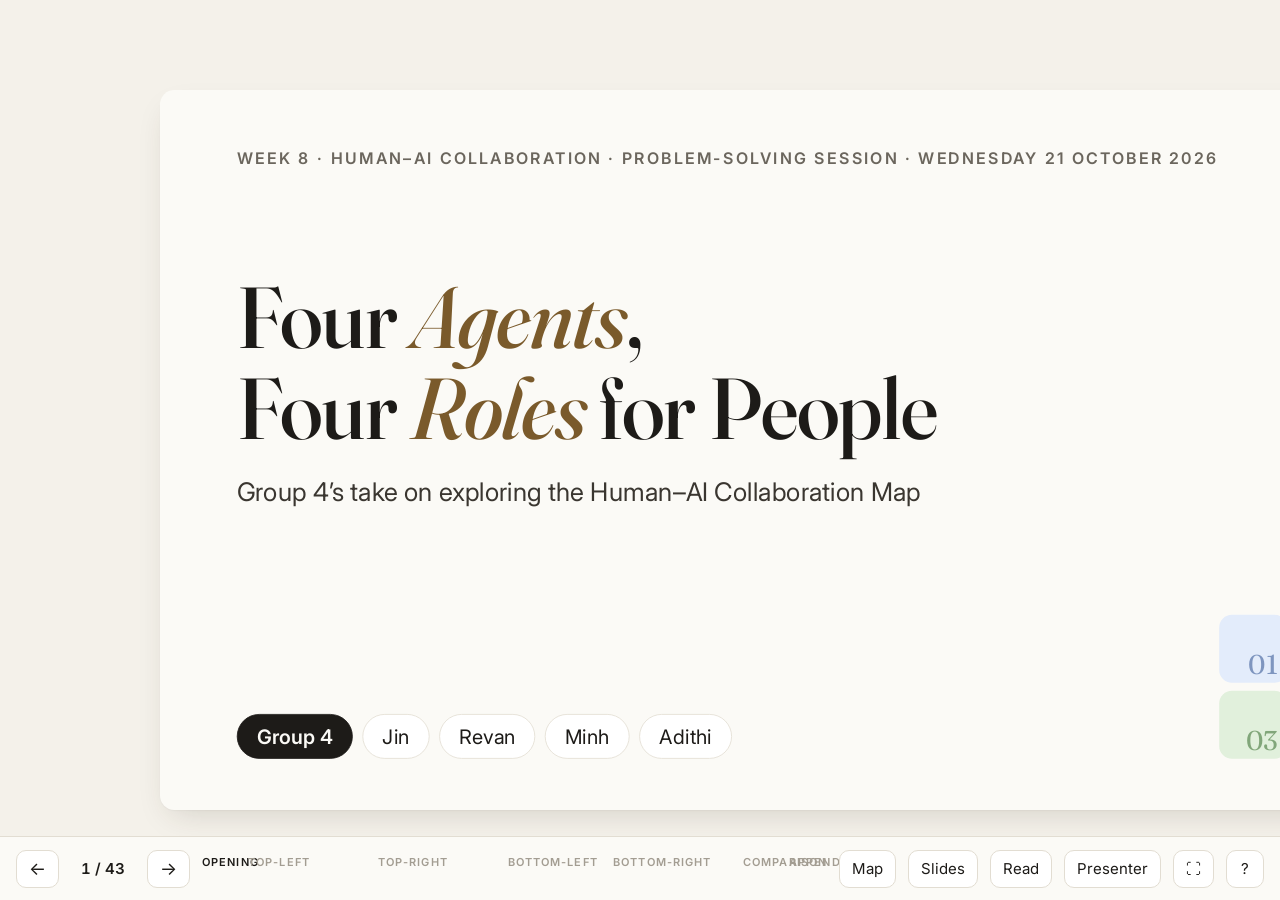
<file: index.html>
<!doctype html>
<html lang="en-GB">
<head>
  <meta charset="utf-8">
  <meta name="viewport" content="width=device-width, initial-scale=1">
  <title>Group 4 · Week 8 · Human–AI Collaboration</title>
  <meta name="description" content="Group 4’s Week 8 session: four Problem Set 5 agents, one per quadrant of the human–AI collaboration map.">
  <link rel="preconnect" href="https://fonts.googleapis.com">
  <link rel="preconnect" href="https://fonts.gstatic.com" crossorigin>
  <link rel="stylesheet" href="https://fonts.googleapis.com/css2?family=Fraunces:opsz,wght@9..144,500;9..144,600&family=Inter:wght@400;500;600;700&display=swap">
  <link rel="stylesheet" href="assets/css/deck.css">
</head>
<body>
  <noscript>
    <div style="background:#FAF6EC;color:#14213D;font:20px/1.5 Georgia,serif;padding:48px;max-width:900px">
      <h1>This deck needs JavaScript.</h1>
      <p>Use the PDF export as the static fallback (see README: “Static fallback”).</p>
    </div>
  </noscript>

  <main class="viewport" aria-label="Presentation">
    <div class="stage" id="stage"></div>
  </main>

  <nav class="chrome" aria-label="Slide controls">
    <button id="btn-prev" class="nav-btn" aria-label="Previous slide or step">←</button>
    <span class="count" id="count" aria-live="polite"></span>
    <button id="btn-next" class="nav-btn" aria-label="Next slide or step">→</button>
    <div class="segs" id="segs" aria-label="Jump to a segment"></div>
    <button id="btn-map" aria-label="Go to the map">Map</button>
    <button id="btn-overview" aria-label="All slides">Slides</button>
    <button id="btn-reading" aria-pressed="false" aria-label="Reading mode: all slides in one scrolling page">Read</button>
    <button id="btn-presenter" aria-label="Open presenter view">Presenter</button>
    <button id="btn-full" aria-label="Full screen">⛶</button>
    <button id="btn-help" aria-label="Keyboard shortcuts">?</button>
  </nav>

  <div class="overlay lightbox" id="lightbox" role="dialog" aria-modal="true" aria-label="Enlarged evidence" aria-hidden="true">
    <div class="lb-inner"></div>
    <div class="lb-bar"><span class="lb-cap"></span><button data-close>Close (Esc)</button></div>
  </div>

  <div class="overlay overview" id="overview" role="dialog" aria-modal="true" aria-label="All slides" aria-hidden="true">
    <div style="display:flex;justify-content:space-between;align-items:center"><h2>All slides</h2><button class="btn" data-close style="color:#fff;border-color:#fff">Close (Esc)</button></div>
    <div class="ov-grid"></div>
  </div>

  <div class="overlay help" id="help" role="dialog" aria-modal="true" aria-label="Keyboard shortcuts" aria-hidden="true">
    <div class="box">
      <h3>Keyboard</h3>
      <table>
        <tr><td><kbd>→</kbd> <kbd>Space</kbd> <kbd>PgDn</kbd></td><td>Next step, then next slide</td></tr>
        <tr><td><kbd>←</kbd> <kbd>PgUp</kbd></td><td>Back</td></tr>
        <tr><td><kbd>Home</kbd> <kbd>End</kbd></td><td>First slide · last main slide</td></tr>
        <tr><td><kbd>M</kbd></td><td>Jump to the map</td></tr>
        <tr><td><kbd>1</kbd>–<kbd>4</kbd></td><td>On the map: focus a quadrant</td></tr>
        <tr><td><kbd>Esc</kbd></td><td>Close · back to the full map</td></tr>
        <tr><td><kbd>O</kbd></td><td>All slides</td></tr>
        <tr><td><kbd>P</kbd></td><td>Presenter view (notes and timers)</td></tr>
        <tr><td><kbd>F</kbd></td><td>Full screen</td></tr>
        <tr><td><kbd>R</kbd></td><td>Reading mode</td></tr>
      </table>
      <p style="margin-top:16px"><button class="btn" data-close>Close</button></p>
    </div>
  </div>

  <div class="toast" id="toast" role="status"></div>

  <script src="content/deck-data.js"></script>
  <script src="assets/js/flow.js"></script>
  <script src="assets/js/deck.js"></script>
</body>
</html>
</file>
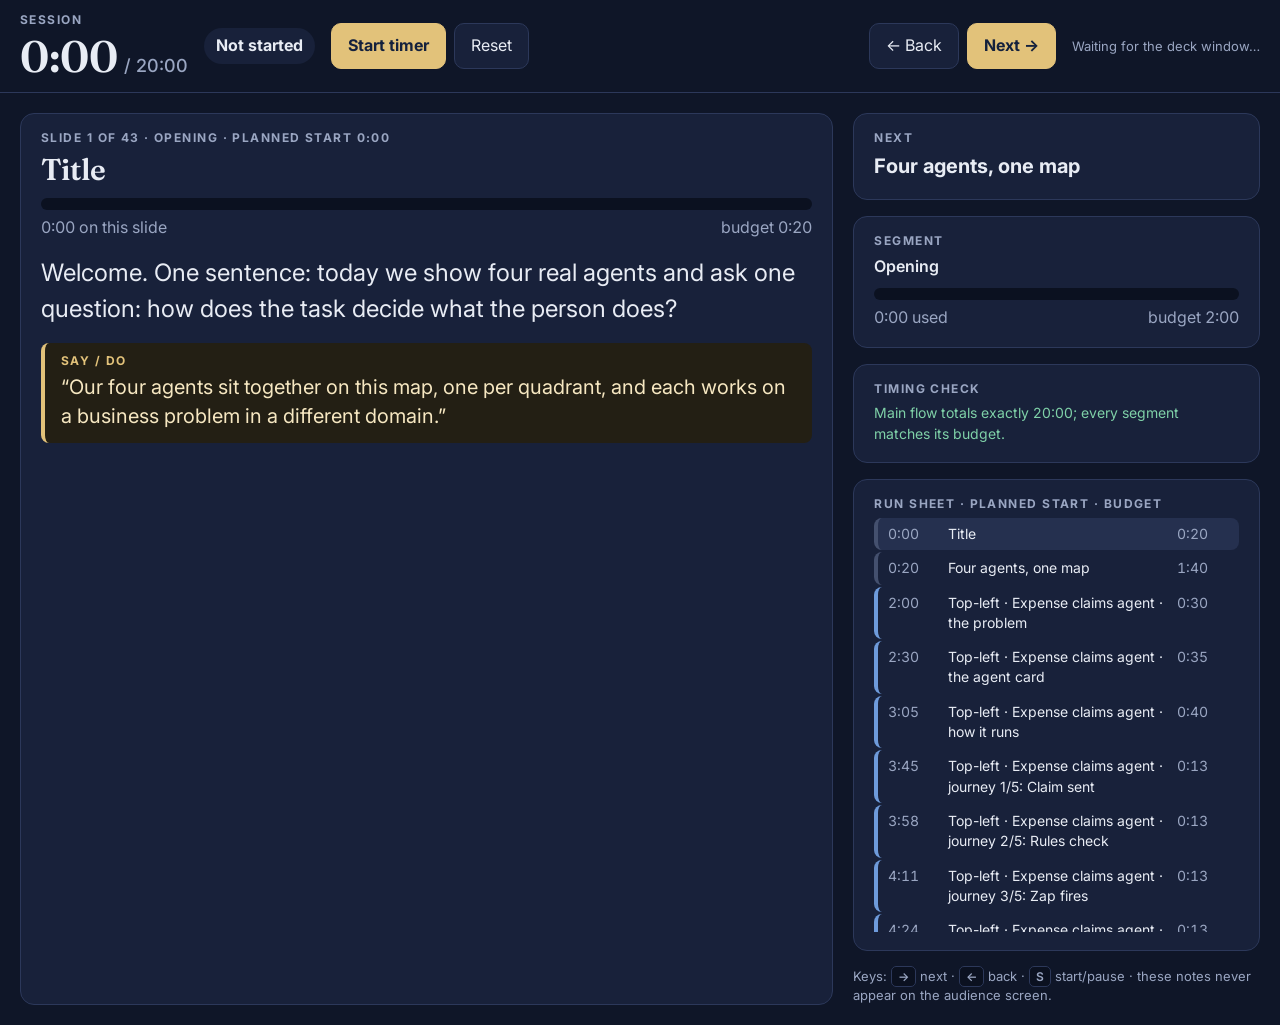
<file: presenter.html>
<!doctype html>
<html lang="en-GB">
<head>
  <meta charset="utf-8">
  <meta name="viewport" content="width=device-width, initial-scale=1">
  <meta name="robots" content="noindex">
  <title>Presenter view · Group 4 Week 8</title>
  <link rel="stylesheet" href="https://fonts.googleapis.com/css2?family=Fraunces:opsz,wght@9..144,600&family=Inter:wght@400;500;600;700&display=swap">
  <style>
    :root { --bg:#0F1628; --panel:#18213A; --line:#2C385A; --text:#E8ECF4; --muted:#9AA6C2; --gold:#E2C27A; --warn:#F2A65A; --bad:#FF7A7A; --ok:#7FD1A8;
      --tl:#6E9BDB; --tr:#E58A6B; --bl:#6CC29C; --br:#AE8FDB; }
    * { box-sizing: border-box; }
    body { margin:0; background:var(--bg); color:var(--text); font:16px/1.45 Inter, system-ui, sans-serif; min-height:100vh; }
    button { font:inherit; cursor:pointer; color:var(--text); background:var(--panel); border:1px solid var(--line); border-radius:10px; padding:10px 16px; }
    button:hover { background:#222D4B; }
    button.primary { background:var(--gold); color:#14213D; border-color:var(--gold); font-weight:700; }
    :focus-visible { outline:3px solid var(--gold); outline-offset:2px; }
    .top { display:flex; flex-wrap:wrap; gap:16px; align-items:center; padding:14px 20px; border-bottom:1px solid var(--line); position:sticky; top:0; background:var(--bg); z-index:2; }
    .clock { font:600 44px/1 Fraunces, Georgia, serif; font-variant-numeric:tabular-nums; }
    .clock small { font:500 18px Inter, sans-serif; color:var(--muted); margin-left:6px; }
    .drift { font-weight:700; padding:6px 12px; border-radius:999px; background:var(--panel); }
    .drift.ahead { color:var(--ok); } .drift.behind { color:var(--warn); } .drift.late { color:var(--bad); }
    .spacer { flex:1; }
    .sync { font-size:13px; color:var(--muted); }
    .sync.on { color:var(--ok); }
    main { display:grid; grid-template-columns:minmax(0, 2fr) minmax(320px, 1fr); gap:20px; padding:20px; }
    @media (max-width: 900px) { main { grid-template-columns: 1fr; } }
    .card { background:var(--panel); border:1px solid var(--line); border-radius:14px; padding:18px 20px; }
    .eyebrow { font:700 12px/1 Inter, sans-serif; letter-spacing:.12em; text-transform:uppercase; color:var(--muted); margin:0 0 8px; }
    h1 { font:600 30px/1.2 Fraunces, Georgia, serif; margin:0 0 6px; }
    .who { color:var(--gold); font-weight:600; }
    .bar { height:12px; background:#0B1120; border-radius:999px; overflow:hidden; margin:10px 0 6px; }
    .bar i { display:block; height:100%; width:0; background:var(--ok); transition:width .25s; }
    .bar i.warn { background:var(--warn); } .bar i.bad { background:var(--bad); }
    .nums { display:flex; justify-content:space-between; font-variant-numeric:tabular-nums; color:var(--muted); }
    .notes { font-size:24px; line-height:1.5; margin-top:16px; white-space:pre-wrap; }
    .cue { margin-top:16px; border-left:4px solid var(--gold); background:#231F14; padding:12px 16px; border-radius:8px; font-size:20px; color:#F6E7C1; }
    .cue::before { content:"Say / do"; display:block; font:700 12px/1 Inter; letter-spacing:.12em; text-transform:uppercase; color:var(--gold); margin-bottom:6px; }
    .next h2 { font-size:20px; margin:0; }
    .stack { display:grid; gap:16px; align-content:start; }
    .warnbox { background:#3A1E1E; border:1px solid #7A3434; color:#FFD3D3; border-radius:10px; padding:10px 14px; font-size:14px; }
    .okbox { color:var(--ok); font-size:14px; }
    .sheet { list-style:none; margin:0; padding:0; display:grid; gap:2px; max-height:46vh; overflow:auto; }
    .sheet button { width:100%; text-align:left; display:grid; grid-template-columns:52px 1fr 52px; gap:8px; padding:6px 10px; border-radius:8px; background:transparent; border:0; border-left:4px solid var(--q, #44506E); font-size:14px; }
    .sheet button.cur { background:#25304F; }
    .sheet .t { color:var(--muted); font-variant-numeric:tabular-nums; }
    .sheet .appx { opacity:.6; }
    .controls { display:flex; gap:8px; flex-wrap:wrap; }
    kbd { font:600 12px Inter; background:#0B1120; border:1px solid var(--line); border-radius:5px; padding:2px 6px; }
  </style>
</head>
<body>
  <header class="top">
    <div><p class="eyebrow">Session</p><div class="clock" id="session">0:00<small>/ 20:00</small></div></div>
    <span class="drift" id="drift">Not started</span>
    <div class="controls">
      <button class="primary" id="startstop">Start timer</button>
      <button id="reset">Reset</button>
    </div>
    <span class="spacer"></span>
    <div class="controls">
      <button id="prev" aria-label="Previous">← Back</button>
      <button id="next" class="primary" aria-label="Next">Next →</button>
    </div>
    <span class="sync" id="sync">Waiting for the deck window…</span>
  </header>

  <main>
    <section class="card" aria-live="polite">
      <p class="eyebrow" id="cur-pos"></p>
      <h1 id="cur-title"></h1>
      <div class="who" id="cur-who"></div>
      <div class="bar"><i id="slide-bar"></i></div>
      <div class="nums"><span id="slide-time">0:00 on this slide</span><span id="slide-budget"></span></div>
      <div class="notes" id="cur-notes"></div>
      <div class="cue" id="cur-cue"></div>
    </section>

    <div class="stack">
      <section class="card next"><p class="eyebrow">Next</p><h2 id="next-title"></h2></section>
      <section class="card">
        <p class="eyebrow">Segment</p>
        <div id="seg-name" style="font-weight:600"></div>
        <div class="bar"><i id="seg-bar"></i></div>
        <div class="nums"><span id="seg-time"></span><span id="seg-budget"></span></div>
      </section>
      <section class="card"><p class="eyebrow">Timing check</p><div id="timing"></div></section>
      <section class="card"><p class="eyebrow">Run sheet · planned start · budget</p><ul class="sheet" id="sheet"></ul></section>
      <p class="sync" style="margin:0">Keys: <kbd>→</kbd> next · <kbd>←</kbd> back · <kbd>S</kbd> start/pause · these notes never appear on the audience screen.</p>
    </div>
  </main>

  <script src="content/deck-data.js"></script>
  <script src="assets/js/flow.js"></script>
  <script src="assets/js/presenter.js"></script>
</body>
</html>
</file>
<file: assets/css/deck.css>
/* Group 4 · Week 8 deck — layout and theme.
   Visual language follows the group’s Problem Set 5 site: warm paper, thin rules,
   pastel quadrant colours, Fraunces headings with an italic accent.
   Slides are a fixed 1600 × 900 stage scaled to fit. Nothing smaller than 22px. */

:root {
  --bg: #F4F1EA;
  --paper: #FBFAF6;
  --card: #FFFFFF;
  --ink: #1D1B18;
  --ink-2: #3A3630;
  --muted: #6B665D;
  --line: #E2DDD2;
  --accent: #7A5A2B;      /* italic accent in headings */
  --shadow: 0 1px 2px rgba(0,0,0,.04), 0 16px 40px -14px rgba(58,47,26,.18);
  --tbc: #7A4D00;
  --tbc-bg: #FFF3D1;

  /* Quadrant colours: the same pastel + ink pairs as the group site. */
  --tl: #2C4F8F; --tl-soft: #E3ECFB; --tl-dot: #5B83D1;
  --tr: #8A5A0B; --tr-soft: #FBECCD; --tr-dot: #D9A13A;
  --bl: #336B2A; --bl-soft: #E1F0DC; --bl-dot: #6AAA5C;
  --br: #8F3434; --br-soft: #F8E0E0; --br-dot: #D47474;

  /* MBairline identity (from its banner) */
  --mb-navy: #142544;
  --mb-gold: #C9A25A;

  --serif: "Fraunces", Georgia, "Times New Roman", serif;
  --sans: "Inter", system-ui, -apple-system, "Segoe UI", Arial, sans-serif;
  --ease: cubic-bezier(.2,.7,.2,1);
}

* { box-sizing: border-box; }
html, body { margin: 0; height: 100%; }
body { background: var(--bg); color: var(--ink); font-family: var(--sans); -webkit-font-smoothing: antialiased; overflow: hidden; }
button { font: inherit; color: inherit; cursor: pointer; }
:focus-visible { outline: 3px solid var(--accent); outline-offset: 3px; }
em { font-style: italic; color: var(--accent); }

[data-q="tl"] { --qc: var(--tl); --qsoft: var(--tl-soft); --qdot: var(--tl-dot); }
[data-q="tr"] { --qc: var(--tr); --qsoft: var(--tr-soft); --qdot: var(--tr-dot); }
[data-q="bl"] { --qc: var(--bl); --qsoft: var(--bl-soft); --qdot: var(--bl-dot); }
[data-q="br"] { --qc: var(--br); --qsoft: var(--br-soft); --qdot: var(--br-dot); }

/* ---------------------------------------------------------------- stage */
.viewport { position: fixed; inset: 0 0 64px 0; display: grid; place-items: center; overflow: hidden; }
.stage { position: relative; width: 1600px; height: 900px; transform-origin: center center; flex: none; }
.slide-wrap { position: absolute; inset: 0; pointer-events: none; }
.slide {
  position: absolute; inset: 0; width: 1600px; height: 900px;
  background: var(--paper); padding: 72px 96px 64px;
  display: flex; flex-direction: column; overflow: hidden;
  border-radius: 18px; box-shadow: var(--shadow);
  visibility: hidden; opacity: 0; transform: translateY(8px);
  transition: opacity .3s var(--ease), transform .3s var(--ease);
}
.slide.active { visibility: visible; opacity: 1; transform: none; pointer-events: auto; }
body.reading .slide-wrap { pointer-events: auto; }

/* ---------------------------------------------------------- type scale */
.eyebrow { font: 600 20px/1.3 var(--sans); letter-spacing: .14em; text-transform: uppercase; color: var(--muted); margin: 0; display: flex; align-items: center; gap: 12px; }
h1, h2, h3 { font-family: var(--serif); font-weight: 500; margin: 0; color: var(--ink); letter-spacing: -.01em; }
h1 { font-size: 96px; line-height: 1.04; }
h2 { font-size: 64px; line-height: 1.06; }
h3 { font-size: 32px; line-height: 1.2; }
p { margin: 0; }
.lead { font-size: 32px; line-height: 1.4; color: var(--ink-2); }
.body { font-size: 27px; line-height: 1.45; color: var(--ink-2); }
.small { font-size: 22px; line-height: 1.4; color: var(--muted); }
.k { font: 600 18px/1.2 var(--sans); letter-spacing: .1em; text-transform: uppercase; color: var(--muted); }

/* TBC chip: a missing input, never disguised */
.tbc {
  display: inline; background: var(--tbc-bg); color: var(--tbc);
  border: 2px dashed #D9A63A; border-radius: 8px; padding: 0 8px;
  box-decoration-break: clone; -webkit-box-decoration-break: clone;
}
.tbc b { font: 800 .7em/1 var(--sans); letter-spacing: .08em; margin-right: 6px; color: var(--tbc); }

/* -------------------------------------------------------------- header */
.head { display: flex; justify-content: space-between; align-items: flex-start; gap: 32px; margin-bottom: 36px; position: relative; z-index: 1; }
.head .titles { display: flex; flex-direction: column; gap: 14px; min-width: 0; }
.qchip { display: inline-flex; align-items: center; gap: 10px; font: 600 21px/1 var(--sans); color: var(--qc); }
.qchip::before { content: ""; width: 12px; height: 12px; border-radius: 50%; background: var(--qdot); flex: none; }
.who-line { font-size: 21px; color: var(--muted); }
.who-line b { color: var(--ink); font-weight: 600; }
.head-right { display: flex; align-items: center; gap: 16px; }

/* mini map glyph: where we are */
.mini { display: grid; grid-template-columns: 1fr 1fr; gap: 5px; width: 80px; height: 80px; flex: none; }
.mini span { border-radius: 7px; background: #EFEBE2; }
.mini span.on { background: var(--qdot); }
.mini span.to { background: transparent; border: 3px dashed var(--qto); }

/* agent slides: a thin quadrant rule along the top, a ghost numeral, a domain motif */
.slide.agent::before { content: ""; position: absolute; left: 0; right: 0; top: 0; height: 8px; background: var(--qdot); }
.ghost { position: absolute; right: 64px; bottom: -40px; font: 400 300px/1 var(--serif); color: var(--qsoft); pointer-events: none; user-select: none; }
.motif { position: absolute; pointer-events: none; color: var(--qdot); opacity: .22; }
.slide.agent .motif { right: 72px; bottom: 56px; width: 220px; height: 220px; opacity: .12; }

.slide.theme-mbairline::before { background: linear-gradient(90deg, var(--mb-navy) 0 70%, var(--mb-gold) 70% 100%); }

/* --------------------------------------------------------------- title */
.s-title { justify-content: space-between; }
.s-title h1 { font-size: 108px; max-width: 1240px; }
.s-title .lead { margin-top: 28px; max-width: 1100px; }
.s-title .foot { display: flex; justify-content: space-between; align-items: flex-end; }
.members { display: flex; gap: 12px; flex-wrap: wrap; }
.member { font-size: 25px; padding: 12px 24px; border: 1.5px solid var(--line); background: var(--card); border-radius: 999px; color: var(--ink); }
.member.group { background: var(--ink); color: var(--paper); border-color: var(--ink); font-weight: 600; }
.glyph { display: grid; grid-template-columns: 1fr 1fr; gap: 10px; width: 180px; height: 180px; }
.glyph span { border-radius: 16px; position: relative; }
.glyph span b { position: absolute; right: 12px; bottom: 6px; font: 400 34px/1 var(--serif); opacity: .55; }

/* ---------------------------------------------------------------- axes */
.axes { display: grid; grid-template-columns: 1fr 1fr; gap: 36px; }
.axis { background: var(--card); border: 1px solid var(--line); border-radius: 18px; box-shadow: var(--shadow); padding: 32px 40px; display: flex; flex-direction: column; gap: 20px; }
.axis .num { font: 600 18px/1 var(--sans); letter-spacing: .12em; text-transform: uppercase; color: var(--muted); }
.axis h3 { font-size: 44px; line-height: 1.12; }
.answers2 { display: grid; grid-template-columns: 1fr 1fr; gap: 14px; }
.answers2 div { border-radius: 14px; padding: 16px 20px; background: var(--paper); border: 1px solid var(--line); }
.answers2 .yn { font: 700 17px/1 var(--sans); letter-spacing: .12em; text-transform: uppercase; color: var(--accent); margin-bottom: 10px; }
.answers2 .v { font-size: 26px; line-height: 1.3; font-weight: 600; }
.axis .body { margin-top: auto; }
.trapline { margin-top: auto; font-size: 23px; color: var(--muted); display: flex; gap: 14px; align-items: center; }
.trapline::before { content: "!"; flex: none; width: 34px; height: 34px; border-radius: 50%; background: var(--tr-soft); color: var(--tr); font: 700 20px/34px var(--sans); text-align: center; }

/* ----------------------------------------------------------------- map */
.qmap { display: grid; grid-template-columns: 200px 1fr 1fr; grid-template-rows: 64px 1fr 1fr; gap: 16px; flex: 1; min-height: 0; }
.qmap .xh, .qmap .yh { display: flex; flex-direction: column; gap: 6px; }
.qmap .xh { justify-content: flex-end; padding: 0 0 10px 4px; border-bottom: 1.5px solid var(--line); }
.qmap .yh { justify-content: center; padding-right: 14px; border-right: 1.5px solid var(--line); }
.qmap .ax { font: 600 15px/1 var(--sans); letter-spacing: .12em; text-transform: uppercase; color: var(--muted); }
.qmap .av { font: 600 24px/1.2 var(--sans); color: var(--ink); }
.qmap .corner { display: flex; align-items: flex-end; padding-bottom: 12px; font: 600 14px/1.5 var(--sans); letter-spacing: .1em; text-transform: uppercase; color: var(--muted); }
.qcell {
  position: relative; overflow: hidden; text-align: left; border: 1px solid rgba(0,0,0,.05); border-radius: 16px; padding: 26px 30px 24px; min-height: 0;
  background: var(--qsoft); display: flex; flex-direction: column; gap: 8px;
  transition: box-shadow .2s var(--ease), transform .2s var(--ease);
}
.qcell .num { position: absolute; right: 22px; top: 14px; font: 400 64px/1 var(--serif); color: var(--qc); opacity: .2; }
.qcell .tag { font: 600 15px/1 var(--sans); letter-spacing: .1em; text-transform: uppercase; color: var(--qc); opacity: .75; }
.qcell .qt { font: 600 30px/1.15 var(--sans); color: var(--qc); letter-spacing: -.01em; }
.qcell .an { font: 500 27px/1.25 var(--sans); color: var(--ink); }
.qcell .dm { font-size: 21px; color: var(--muted); }
.qcell .hint { margin-top: auto; font-size: 18px; color: var(--qc); opacity: .7; }
.qcell[role="button"] { cursor: pointer; }
.qcell[role="button"]:hover { box-shadow: 0 0 0 2px var(--qdot), 0 12px 28px -14px rgba(0,0,0,.3); transform: translateY(-2px); }
.qcell .more { display: none; }
.qmap.focused .qcell { display: none; }
.qmap.focused .xh, .qmap.focused .yh, .qmap.focused .corner { opacity: .3; }
.qmap.focused .qcell.sel { display: flex; grid-column: 2 / 4; grid-row: 2 / 4; box-shadow: 0 0 0 3px var(--qdot); padding: 36px 44px; cursor: default; transform: none; }
.qmap.focused .qcell.sel .num { font-size: 160px; }
.qmap.focused .qcell.sel .qt { font: 500 52px/1.1 var(--serif); }
.qmap.focused .qcell.sel .an { font-size: 34px; }
.qmap.focused .qcell.sel .hint { display: none; }
.qmap.focused .qcell.sel .more { display: grid; grid-template-columns: 1fr 1fr; gap: 20px 40px; margin-top: 18px; }
.more .v { font-size: 27px; line-height: 1.4; color: var(--ink); margin-top: 6px; }
.more .k { color: var(--qc); }
.more .wide { grid-column: 1 / -1; }
.btn-row { display: flex; gap: 12px; flex-wrap: wrap; }
.btn { display: inline-flex; align-items: center; gap: 10px; border-radius: 999px; padding: 13px 24px; font-size: 21px; font-weight: 600; border: 1.5px solid var(--ink); background: var(--card); color: var(--ink); }
.btn.solid { background: var(--ink); color: var(--paper); }
.btn.small-btn { font-size: 19px; padding: 10px 20px; }

/* yes/no chips */
.chips { display: flex; gap: 12px; flex-wrap: wrap; }
.chip { display: inline-flex; gap: 10px; align-items: baseline; border-radius: 999px; padding: 10px 20px; font-size: 22px; background: var(--card); border: 1px solid var(--line); color: var(--ink-2); }
.chip b { font-weight: 700; color: var(--qc, var(--ink)); }

/* ------------------------------------------------------- agent: intro */
.s-intro { background: var(--qsoft); display: grid; grid-template-columns: 1fr 660px; gap: 64px; align-items: center; }
.s-intro .left { display: flex; flex-direction: column; gap: 26px; position: relative; z-index: 1; }
.s-intro .eyebrow { color: var(--qc); }
.s-intro h1 { font-size: 86px; color: var(--qc); }
.s-intro .who-line { font-size: 25px; }
.s-intro .card { position: relative; z-index: 1; background: var(--card); border: 1px solid rgba(0,0,0,.05); border-radius: 18px; padding: 42px 46px; display: flex; flex-direction: column; gap: 20px; box-shadow: var(--shadow); }
.s-intro .card .statement { font: 400 37px/1.28 var(--serif); color: var(--ink); }
.s-intro .card hr { border: 0; height: 1px; background: var(--line); margin: 4px 0; width: 100%; }
.s-intro .card .v { font-size: 24px; line-height: 1.42; color: var(--ink-2); margin-top: 6px; }
.s-intro .card .exp { color: var(--accent); letter-spacing: .02em; text-transform: none; font-weight: 500; }
.s-intro .ghost { display: none; }
.s-intro .motif { left: 96px; bottom: 44px; width: 190px; height: 190px; color: var(--qc); opacity: .2; }
/* with a banner image (e.g. MBairline): banner across the top, content below */
.s-intro.has-banner { background: var(--paper); grid-template-rows: 380px 1fr; grid-template-columns: 1fr 660px; padding: 0 96px 56px; row-gap: 0; align-items: start; }
.s-intro .banner { grid-column: 1 / -1; margin: 0 -97px; height: 382px; background-repeat: no-repeat; background-size: 100% 100%, cover; opacity: .8; filter: saturate(.85); -webkit-mask-image: linear-gradient(180deg, #000 0%, #000 60%, transparent 94%); mask-image: linear-gradient(180deg, #000 0%, #000 60%, transparent 94%); }
.s-intro.has-banner .left { padding-top: 0; gap: 20px; margin-top: -24px; }
.s-intro.has-banner h1 { font-size: 72px; }
.theme-mbairline.s-intro.has-banner h1 { color: var(--mb-navy); }
.theme-mbairline.s-intro.has-banner .eyebrow { color: var(--mb-navy); }
.s-intro.has-banner .card { margin-top: -190px; padding: 34px 40px; gap: 16px; }
.s-intro.has-banner .card .statement { font-size: 33px; }
.s-intro.has-banner .ghost { display: none; }

/* -------------------------------------------------------- agent: card */
.five { list-style: none; margin: 0; padding: 0; display: flex; flex-direction: column; flex: 1; justify-content: center; position: relative; z-index: 1; }
.five li { display: grid; grid-template-columns: 60px 220px 1fr; gap: 20px; align-items: baseline; padding: 20px 8px; border-top: 1px solid var(--line); }
.five li:first-child { border-top: 0; }
.five .n { width: 42px; height: 42px; border-radius: 50%; background: var(--qsoft); color: var(--qc); font: 500 24px/42px var(--serif); text-align: center; align-self: center; }
.five .k { font-size: 18px; }
.five .v { font-size: 28px; line-height: 1.38; color: var(--ink); }
.five .v .set { display: block; margin-top: 6px; font-size: 22px; color: var(--muted); }
.five li.never .k, .five li.never .v { color: var(--br); }
.five li.never .v { font-weight: 600; }
.five li.never .v .set { font-weight: 400; color: var(--muted); }
.five li.checkpoint { background: var(--ink); border-radius: 16px; padding: 20px 20px; border-top: 0; }
.five li.checkpoint .k { color: #CFC8BB; }
.five li.checkpoint .v { color: var(--paper); }
.five li.checkpoint .n { background: var(--paper); color: var(--ink); }

/* -------------------------------------------------------- agent: build */
.legend { display: flex; gap: 30px; font-size: 21px; color: var(--muted); margin: -12px 0 30px; align-items: center; flex-wrap: wrap; }
.legend span { display: inline-flex; align-items: center; gap: 10px; }
.legend i { width: 28px; height: 20px; border-radius: 6px; display: inline-block; }
.legend i.ai { border: 2.5px dashed var(--qdot); background: var(--qsoft); }
.legend i.rule { border: 3px solid var(--ink); background: var(--card); }
.legend i.human { background: var(--ink); border-radius: 50%; width: 22px; height: 22px; }
.steps { display: grid; gap: 20px; align-content: start; position: relative; z-index: 1; }
.step {
  position: relative; background: var(--card); border: 1px solid var(--line); border-radius: 16px; box-shadow: var(--shadow);
  padding: 24px 22px 24px; display: flex; flex-direction: column; gap: 10px; min-height: 186px;
  transition: opacity .3s var(--ease), transform .3s var(--ease);
}
.step .no { position: absolute; top: -17px; left: 18px; width: 36px; height: 36px; border-radius: 50%; background: var(--card); border: 1px solid var(--line); color: var(--ink); font: 500 19px/34px var(--serif); text-align: center; }
.step .type { font: 600 15px/1.1 var(--sans); letter-spacing: .1em; text-transform: uppercase; color: var(--muted); margin-top: 6px; }
.step .lbl { font: 600 27px/1.2 var(--sans); color: var(--ink); }
.step .det { font-size: 22px; line-height: 1.38; color: var(--ink-2); }
.step.ai { border: 2.5px dashed var(--qdot); background: var(--qsoft); box-shadow: none; }
.step.ai .type { color: var(--qc); }
.step.rule { border: 3px solid var(--ink); }
.step.rule .type { color: var(--ink); }
.step.human { background: var(--ink); border-color: var(--ink); border-radius: 36px 36px 16px 16px; }
.step.human .no { background: var(--paper); }
.step.human .type { color: #CFC8BB; }
.step.human .lbl, .step.human .det { color: var(--paper); }
.step.human .tbc { background: #3A3328; color: #FFE3A3; border-color: #D9A63A; }
.step.human .tbc b { color: #FFE3A3; }
.frag-hidden { opacity: .1; transform: translateY(8px); }
.build-foot { margin-top: auto; display: flex; justify-content: space-between; align-items: center; gap: 24px; position: relative; z-index: 1; }
.build-foot .small { font-size: 20px; }

/* ----------------------------------------------------------- evidence */
figure.ev { margin: 0; display: flex; flex-direction: column; gap: 12px; min-width: 0; min-height: 0; flex: 1; position: relative; z-index: 1; }
.ev-label { display: flex; align-items: center; gap: 14px; font: 600 25px/1.2 var(--sans); color: var(--ink); }
.ev-label .num { width: 38px; height: 38px; border-radius: 50%; background: var(--qsoft, #EFEBE2); color: var(--qc, var(--ink)); font: 500 20px/38px var(--serif); text-align: center; flex: none; }
.ev-frame { position: relative; flex: 1; min-height: 0; border-radius: 16px; overflow: hidden; background: var(--card); border: 1px solid var(--line); padding: 0; display: block; width: 100%; text-align: left; box-shadow: var(--shadow); }
button.ev-frame { cursor: zoom-in; }
.ev-frame .zoom-hint { position: absolute; right: 14px; bottom: 14px; background: rgba(29,27,24,.85); color: #fff; font-size: 16px; padding: 6px 14px; border-radius: 999px; }
.ev-missing {
  position: absolute; inset: 0; display: flex; flex-direction: column; justify-content: center; align-items: center; text-align: center; gap: 14px; padding: 28px 40px;
  background: repeating-linear-gradient(135deg, #FFFBEF 0 18px, #FFF6DD 18px 36px);
  border: 2.5px dashed #D9A63A; border-radius: 16px; color: var(--tbc);
}
.ev-missing .t { font: 700 18px/1 var(--sans); letter-spacing: .14em; text-transform: uppercase; }
.ev-missing .d { font-size: 24px; line-height: 1.4; color: #5C4200; max-width: 640px; }
figcaption { font-size: 20px; line-height: 1.35; color: var(--muted); }
.pin-notes { margin: 0; padding: 0; list-style: none; font-size: 20px; color: var(--ink-2); display: grid; gap: 4px; }

.pair { display: grid; grid-template-columns: 1fr 64px 1fr; flex: 1; min-height: 0; align-items: stretch; }
.pair .arrow { display: grid; place-items: center; font: 400 44px/1 var(--serif); color: var(--qdot); }
.matchbar { display: flex; align-items: center; gap: 18px; font-size: 25px; color: var(--ink); background: var(--qsoft); border-radius: 999px; padding: 14px 28px; margin: -10px 0 22px; position: relative; z-index: 1; }
.matchbar .k { color: var(--qc); font-size: 17px; flex: none; }

/* ------------------------------------------------------- agent: person */
.tiles { display: grid; grid-template-columns: 1fr 1fr; gap: 20px; position: relative; z-index: 1; }
.tile { background: var(--card); border: 1px solid var(--line); border-radius: 16px; box-shadow: var(--shadow); padding: 24px 28px; display: flex; flex-direction: column; gap: 10px; }
.tile .k { color: var(--qc); }
.tile .v { font-size: 27px; line-height: 1.38; color: var(--ink); }
.tile.hero { background: var(--ink); border-color: var(--ink); }
.tile.hero .k { color: #CFC8BB; }
.tile.hero .v { color: var(--paper); }
.tile.hero .tbc { background: #3A3328; color: #FFE3A3; }
.tile.hero .tbc b { color: #FFE3A3; }
.options { display: flex; gap: 10px; flex-wrap: wrap; }
.options > span { background: transparent; border: 1.5px solid #CFC8BB; border-radius: 12px; padding: 4px 14px; }
.why { margin-top: auto; display: grid; grid-template-columns: 1fr 1fr; gap: 22px; padding-top: 22px; position: relative; z-index: 1; }
.why div { border-top: 3px solid var(--qdot); padding-top: 14px; display: flex; flex-direction: column; gap: 8px; }
.why .q { font: 600 22px/1.2 var(--sans); color: var(--ink); }
.why .q b { color: var(--qc); }
.why .r { font-size: 22px; line-height: 1.4; color: var(--ink-2); }
.iffail { font-size: 23px; color: var(--ink-2); margin-top: 18px; position: relative; z-index: 1; }
.iffail b { color: var(--br); }

/* -------------------------------------------------------------- compare */
.compare .qmap { grid-template-columns: 170px 1fr 1fr; grid-template-rows: 60px 1fr 1fr; gap: 14px; }
.compare .qcell { cursor: default; padding: 22px 28px; gap: 8px; }
.compare .qcell .qt { font-size: 27px; }
.compare .qcell .an { font-size: 25px; }
.compare .qcell .role { font-size: 25px; line-height: 1.35; color: var(--ink); margin-top: auto; }
.compare .qcell .role b { color: var(--qc); }
.takeaway { display: grid; grid-template-columns: 1fr 1fr; gap: 20px; margin-top: 20px; }
.takeaway p { background: var(--card); border: 1px solid var(--line); border-radius: 16px; padding: 18px 24px; font-size: 24px; line-height: 1.4; color: var(--ink-2); box-shadow: var(--shadow); }
.takeaway b { color: var(--accent); font-family: var(--serif); font-style: italic; font-weight: 500; font-size: 26px; }

/* ---------------------------------------------------------------- moves */
.moves { display: grid; grid-template-columns: 1fr 1fr; grid-template-rows: 1fr 1fr; gap: 20px; flex: 1; min-height: 0; }
.move { position: relative; text-align: left; background: var(--card); border: 1px solid var(--line); box-shadow: var(--shadow); border-radius: 16px; padding: 24px 28px; display: grid; grid-template-columns: 1fr 112px; gap: 10px 24px; align-content: start; cursor: pointer; }
.move::before { content: ""; position: absolute; left: 0; top: 18px; bottom: 18px; width: 5px; border-radius: 0 4px 4px 0; background: var(--qdot); }
.move:hover { box-shadow: 0 0 0 2px var(--qdot), var(--shadow); }
.move .an { grid-column: 1 / -1; font: 600 26px/1.2 var(--sans); color: var(--ink); display: flex; justify-content: space-between; align-items: center; }
.move .an .small { font-size: 16px; font-weight: 500; }
.move .st { font-size: 23px; line-height: 1.38; color: var(--ink-2); transition: opacity .3s var(--ease); }
.move .st + .st { margin-top: 10px; }
.move .st b { color: var(--ink); }
.move .st s { color: var(--muted); }
.move .dest { font: 600 25px/1.25 var(--sans); }
.move .result { display: flex; flex-direction: column; align-items: center; gap: 8px; }
.move .result .mini { width: 96px; height: 96px; transition: opacity .3s var(--ease); }
.move.stepping .st.dim { opacity: .12; }

/* -------------------------------------------------------------- closing */
.s-closing { justify-content: center; gap: 36px; }
.s-closing h1 { font-size: 86px; max-width: 1300px; }

/* ------------------------------------------------------------- appendix */
.slide.appendix { background: var(--paper); }
.slide.appendix .eyebrow::before { content: "Appendix ·"; }
.slide.appendix h2 { font-size: 52px; }
.status-table { width: 100%; border-collapse: collapse; font-size: 20px; }
.status-table th { text-align: left; font: 600 14px/1.2 var(--sans); letter-spacing: .08em; text-transform: uppercase; color: var(--muted); padding: 8px 10px; border-bottom: 1.5px solid var(--ink); }
.status-table td { padding: 9px 10px; border-bottom: 1px solid var(--line); }
.st-ok { color: var(--bl); font-weight: 700; }
.st-miss { color: var(--tbc); font-weight: 700; background: var(--tbc-bg); border-radius: 6px; padding: 2px 8px; }
.status-total { margin-top: 18px; font-size: 22px; color: var(--ink-2); }
.lesson-layout { display: grid; grid-template-columns: 1fr 560px; gap: 36px; flex: 1; min-height: 0; }
.lessons { display: grid; gap: 4px; align-content: start; }
.lesson { display: grid; grid-template-columns: 34px 1fr; gap: 12px; padding: 8px 0; border-bottom: 1px solid var(--line); }
.lesson .n { font: 500 24px/1.2 var(--serif); color: var(--accent); }
.lesson .t { font: 600 23px/1.3 var(--sans); }
.lesson .d { font-size: 19px; line-height: 1.4; color: var(--ink-2); }
.lesson .s { font-size: 17px; color: var(--muted); margin-top: 3px; line-height: 1.3; }
.grid2 { display: grid; grid-template-columns: 1fr 1fr; gap: 20px; flex: 1; min-height: 0; }
.acard { background: var(--card); border: 1px solid var(--line); box-shadow: var(--shadow); border-radius: 16px; padding: 22px 26px; display: flex; flex-direction: column; gap: 10px; }
.acard .q { font: 500 26px/1.3 var(--serif); color: var(--ink); }
.acard .a, .acard .body { font-size: 22px; line-height: 1.45; color: var(--ink-2); }
.config-grid { display: grid; grid-template-columns: repeat(4, 1fr); grid-template-rows: auto 1fr 1fr 1fr; gap: 12px 16px; flex: 1; min-height: 0; }
.config-grid .colhead { display: flex; flex-direction: column; gap: 4px; font-size: 19px; }
.config-grid .ev-missing .d { font-size: 16px; }
.config-grid .ev-missing .t { font-size: 13px; }
.config-grid figcaption { font-size: 16px; }

/* ------------------------------------------------------------- chrome */
.chrome {
  position: fixed; left: 0; right: 0; bottom: 0; height: 64px; display: flex; align-items: center; gap: 12px;
  padding: 0 16px; background: var(--paper); border-top: 1px solid var(--line); color: var(--muted); font-size: 15px; z-index: 20;
}
.chrome button { background: var(--card); border: 1px solid var(--line); border-radius: 10px; height: 38px; min-width: 38px; padding: 0 12px; color: var(--ink); font-size: 15px; }
.chrome button:hover { border-color: #CFC8BB; }
.chrome .nav-btn { font-size: 18px; }
.chrome .count { font-variant-numeric: tabular-nums; color: var(--ink); font-weight: 600; min-width: 64px; text-align: center; }
.segs { flex: 1; display: flex; gap: 8px; min-width: 120px; align-items: stretch; }
.seg { display: flex; flex-direction: column; gap: 5px; min-width: 0; cursor: pointer; background: none !important; border: 0 !important; padding: 0 !important; height: auto !important; text-align: left; }
.seg .sl { font: 600 11px/1 var(--sans); letter-spacing: .1em; text-transform: uppercase; color: #A39D92; white-space: nowrap; overflow: hidden; text-overflow: ellipsis; }
.seg .ticks { display: flex; gap: 2px; height: 8px; }
.seg .ticks i { flex: 1; border-radius: 3px; background: #E9E4D9; }
.seg .ticks i.done { background: var(--segc, #A39D92); opacity: .45; }
.seg .ticks i.cur { background: var(--segc, var(--ink)); opacity: 1; }
.seg.cur .sl { color: var(--ink); }
.seg[data-q="tl"] { --segc: var(--tl-dot); } .seg[data-q="tr"] { --segc: var(--tr-dot); }
.seg[data-q="bl"] { --segc: var(--bl-dot); } .seg[data-q="br"] { --segc: var(--br-dot); }
.seg.appx { flex: .5 !important; }

/* overlays */
.overlay { position: fixed; inset: 0; z-index: 40; background: rgba(29,27,24,.92); display: none; }
.overlay.open { display: block; }
.overview { overflow: auto; padding: 32px; }
.overview h2 { color: var(--paper); font-size: 32px; margin-bottom: 16px; }
.ov-grid { display: grid; grid-template-columns: repeat(auto-fill, minmax(260px, 1fr)); gap: 12px; }
.ov-item { text-align: left; background: var(--paper); color: var(--ink); border: 1px solid var(--line); border-radius: 12px; padding: 12px 14px; display: flex; flex-direction: column; gap: 4px; border-left: 6px solid var(--qdot, #CFC8BB); }
.ov-item .n { font-size: 13px; color: var(--muted); }
.ov-item .t { font-size: 17px; font-weight: 600; }
.lightbox { display: none; place-items: center; padding: 24px 24px 80px; }
.lightbox.open { display: grid; }
.lb-inner { position: relative; max-width: 96vw; max-height: calc(100vh - 110px); overflow: auto; background: #fff; border-radius: 12px; }
.lb-inner .lb-img-wrap { position: relative; display: block; cursor: zoom-in; }
.lb-inner.zoomed .lb-img-wrap { cursor: zoom-out; }
.lb-inner img { display: block; width: 100%; height: auto; }
.lb-bar { position: fixed; left: 0; right: 0; bottom: 16px; display: flex; justify-content: center; gap: 12px; align-items: center; color: var(--paper); font-size: 17px; }
.lb-bar button { background: var(--paper); color: var(--ink); border: 0; border-radius: 999px; padding: 8px 18px; font-weight: 600; }
.help { display: none; place-items: center; }
.help.open { display: grid; }
.help .box { background: var(--paper); border-radius: 16px; padding: 28px 32px; max-width: 560px; }
.help table { border-collapse: collapse; font-size: 17px; margin-top: 12px; }
.help td { padding: 6px 12px 6px 0; vertical-align: top; }
.help kbd { font: 600 14px/1 var(--sans); background: var(--card); border: 1px solid var(--line); border-bottom-width: 2px; border-radius: 6px; padding: 4px 7px; }
.toast { position: fixed; left: 50%; bottom: 80px; transform: translateX(-50%); background: var(--ink); color: #fff; padding: 8px 16px; border-radius: 999px; font-size: 15px; z-index: 50; opacity: 0; transition: opacity .2s; pointer-events: none; }
.toast.show { opacity: 1; }

/* ---------------------------------------------- reading mode (phones) */
body.reading { overflow: auto; }
body.reading .viewport { position: static; display: block; padding: 8px 0 80px; }
body.reading .stage { width: auto; height: auto; transform: none !important; }
body.reading .slide-wrap { position: relative; width: 100vw; height: calc(100vw * 9 / 16); overflow: hidden; margin-bottom: 8px; }
body.reading .slide { visibility: visible; opacity: 1; transform-origin: 0 0; transform: scale(var(--rs, .25)); border-radius: 0; box-shadow: none; }
body.reading .frag-hidden { opacity: 1; transform: none; }
body.reading .chrome .segs, body.reading .chrome .nav-btn { display: none; }
@media (max-width: 760px) {
  .chrome { gap: 8px; padding: 0 10px; }
  #btn-presenter, #btn-full, #btn-help { display: none; }
}

/* ------------------------------------------------------- reduced motion */
@media (prefers-reduced-motion: reduce) {
  *, *::before, *::after { transition: none !important; animation: none !important; }
  .slide { transform: none; }
}

/* ---------------------------------------------------------------- print */
@page { size: 1600px 900px; margin: 0; }
@media print {
  html, body { height: auto; overflow: visible; background: #fff; }
  .chrome, .overlay, .toast, .no-print { display: none !important; }
  .viewport { position: static; display: block; }
  .stage { width: 1600px; height: auto; transform: none !important; }
  .slide-wrap { position: static; width: 1600px; height: 900px; overflow: hidden; break-after: page; page-break-after: always; }
  .slide { position: relative; visibility: visible !important; opacity: 1 !important; transform: none !important; border-radius: 0; box-shadow: none; }
  .frag-hidden { opacity: 1 !important; transform: none !important; }
  .move.stepping .st.dim { opacity: 1 !important; }
  * { -webkit-print-color-adjust: exact; print-color-adjust: exact; }
}

/* ------------------------------------------- agent card: collectible card */
.cardstage { display: grid; grid-template-columns: 430px 1fr; gap: 60px; flex: 1; min-height: 0; align-items: center; position: relative; z-index: 1; margin-top: -16px; }
.tcard {
  position: relative; height: 590px; border-radius: 28px; padding: 20px 24px 18px;
  background: linear-gradient(155deg, var(--qsoft) 0%, #FFFFFF 48%, var(--qsoft) 100%);
  border: 3px solid var(--qdot);
  box-shadow: 0 34px 60px -26px rgba(58,47,26,.5), inset 0 0 0 7px rgba(255,255,255,.75);
  display: flex; flex-direction: column; gap: 10px; overflow: hidden; cursor: pointer;
  transform: rotate(-3deg); transition: transform .3s var(--ease), box-shadow .3s var(--ease);
}
.tcard:hover { transform: rotate(-1deg) translateY(-6px); }
.tcard::after { /* foil sheen sweeping across the card */
  content: ""; position: absolute; inset: -40%; pointer-events: none;
  background: linear-gradient(115deg, transparent 42%, rgba(255,255,255,.75) 50%, transparent 58%);
  transform: translateX(-60%); animation: sheen 5.5s var(--ease) infinite;
}
@keyframes sheen { 0%, 55% { transform: translateX(-60%); } 85%, 100% { transform: translateX(60%); } }
.tcard.tap { animation: tap .5s var(--ease); }
@keyframes tap {
  0% { transform: rotate(-3deg); }
  35% { transform: rotate(0deg) translate(18px, 14px) scale(.96); box-shadow: 0 10px 20px -12px rgba(58,47,26,.5), inset 0 0 0 7px rgba(255,255,255,.75); }
  100% { transform: rotate(-3deg); }
}
.tc-top { display: flex; justify-content: space-between; align-items: center; font: 700 15px/1 var(--sans); letter-spacing: .16em; text-transform: uppercase; color: var(--qc); }
.tc-no { font: 500 24px/1 var(--serif); letter-spacing: 0; }
.tc-class { font: 600 19px/1.25 var(--sans); color: var(--qc); }
.tc-portrait { height: 230px; border-radius: 20px; display: grid; place-items: center; background: radial-gradient(circle at 50% 42%, #FFFFFF 0%, var(--qsoft) 75%); border: 2px solid rgba(0,0,0,.05); }
.face { width: 214px; height: 214px; }
.face .eyes { transform-box: fill-box; transform-origin: center; animation: blink 4.8s infinite; }
@keyframes blink { 0%, 93%, 100% { transform: scaleY(1); } 96% { transform: scaleY(.1); } }
.tc-name { font: 500 36px/1.1 var(--serif); color: var(--ink); }
.tc-sub { font-size: 19px; color: var(--muted); }
.tc-stats { display: flex; gap: 10px; }
.tc-stats span { font-size: 18px; padding: 6px 14px; border-radius: 999px; background: rgba(255,255,255,.8); border: 1px solid var(--line); color: var(--ink-2); }
.tc-stats b { color: var(--qc); }
.tc-foot { margin-top: auto; display: flex; align-items: center; gap: 14px; }
.tc-chip { width: 54px; height: 40px; border-radius: 8px; background: linear-gradient(135deg, #E9CF8E, #C9A25A 60%, #E9CF8E); box-shadow: inset 0 0 0 1px rgba(122,90,43,.4); }
.tc-waves { display: flex; align-items: center; gap: 3px; color: var(--qc); }
.tc-waves i { width: 10px; height: 22px; border: 3px solid currentColor; border-left: 0; border-top-color: transparent; border-bottom-color: transparent; border-radius: 0 50% 50% 0; opacity: .35; }
.tc-waves i:nth-child(2) { height: 30px; } .tc-waves i:nth-child(3) { height: 38px; }
.tcard.tap .tc-waves i { animation: wave .5s var(--ease); }
.tcard.tap .tc-waves i:nth-child(2) { animation-delay: .08s; } .tcard.tap .tc-waves i:nth-child(3) { animation-delay: .16s; }
@keyframes wave { 50% { opacity: 1; } }
.tc-tap { margin-left: auto; font: 700 14px/1 var(--sans); letter-spacing: .14em; text-transform: uppercase; color: var(--qc); }

.abil { list-style: none; margin: 0; padding: 0; display: flex; flex-direction: column; gap: 10px; }
.abil li { display: grid; grid-template-columns: 52px 1fr; gap: 18px; align-items: start; background: var(--card); border: 1px solid var(--line); border-radius: 16px; padding: 12px 20px; box-shadow: var(--shadow); transition: opacity .35s var(--ease), transform .35s var(--ease); }
.abil .ico { width: 52px; height: 52px; border-radius: 14px; background: var(--qsoft); color: var(--qc); display: grid; place-items: center; }
.abil .ico svg { width: 30px; height: 30px; }
.abil .k { color: var(--qc); }
.abil .v { font-size: 23px; line-height: 1.34; color: var(--ink); margin-top: 4px; }
.abil .v .set { display: block; margin-top: 2px; font-size: 20px; color: var(--muted); }
.abil li.never .ico { background: var(--br-soft); color: var(--br); }
.abil li.never .k, .abil li.never .v { color: var(--br); }
.abil li.never .v { font-weight: 600; }
.abil li.never .v .set { font-weight: 400; color: var(--muted); }
.abil li.human { background: var(--ink); border-color: var(--ink); }
.abil li.human .ico { background: rgba(255,255,255,.12); color: var(--paper); }
.abil li.human .k { color: #CFC8BB; }
.abil li.human .v { color: var(--paper); }
.abil li.human .tbc { background: #3A3328; color: #FFE3A3; } .abil li.human .tbc b { color: #FFE3A3; }
.abil li.frag-hidden { opacity: .14; transform: translateX(24px); }
@media print { .tcard { transform: rotate(-3deg) !important; animation: none !important; } .tcard::after { display: none; } }

/* ------------------------------------------------ the run as a journey */
.slide.journey .head { margin-bottom: 18px; }
.slide.journey .head h2 { font-size: 46px; }
.jline { list-style: none; margin: 0 0 22px; padding: 0; display: flex; position: relative; z-index: 1; }
.jline li { flex: 1; display: flex; align-items: center; gap: 12px; min-width: 0; }
.jline li:not(:last-child)::after { content: ""; flex: 1; height: 3px; border-radius: 2px; background: var(--line); margin: 0 14px 0 4px; min-width: 20px; }
.jline li.done::after, .jline li.cur::after { background: linear-gradient(90deg, var(--qdot), var(--line)); }
.jline li.done::after { background: var(--qdot); }
.jline .dot { flex: none; width: 42px; height: 42px; border-radius: 50%; display: grid; place-items: center; font: 600 19px/1 var(--sans); background: var(--card); border: 2px solid var(--line); color: var(--muted); }
.jline li.done .dot { background: var(--qsoft); border-color: var(--qdot); color: var(--qc); }
.jline li.cur .dot { background: var(--qdot); border-color: var(--qdot); color: #fff; box-shadow: 0 0 0 6px var(--qsoft); }
.jline li.human.cur .dot { background: var(--ink); border-color: var(--ink); box-shadow: 0 0 0 6px #E9E4D9; }
.jline .jt { display: flex; flex-direction: column; gap: 3px; font: 600 18px/1.15 var(--sans); color: var(--muted); white-space: nowrap; }
.jline .jw { font: 600 12px/1 var(--sans); letter-spacing: .12em; text-transform: uppercase; color: #A39D92; }
.jline li.cur .jt { color: var(--ink); }
.jline li.cur .jw { color: var(--qc); }
.jbody { display: grid; grid-template-columns: 380px 1fr; gap: 44px; flex: 1; min-height: 0; position: relative; z-index: 1; }
.jinfo { display: flex; flex-direction: column; gap: 12px; }
.jno { font: 400 76px/0.9 var(--serif); color: var(--qdot); }
.jinfo h3 { font-size: 36px; line-height: 1.12; }
.jinfo .body { font-size: 23px; line-height: 1.42; }
.jpins { list-style: none; margin: 8px 0 0; padding: 0; display: grid; gap: 10px; }
.jpins li { display: flex; align-items: center; gap: 12px; font-size: 21px; line-height: 1.3; color: var(--ink); }
.pin-dot { flex: none; width: 32px; height: 32px; border-radius: 50%; background: var(--ink); color: var(--paper); font: 600 16px/32px var(--sans); text-align: center; }
.jshots { display: flex; gap: 22px; min-height: 0; min-width: 0; }
.jshots.stack { flex-direction: column; }
.jshots.stack figure.ev:first-child { flex: 0 0 150px; }
.jhuman { background: var(--ink); color: var(--paper); border-radius: 20px; padding: 40px 48px; display: flex; flex-direction: column; gap: 18px; box-shadow: var(--shadow); align-self: stretch; }
.jhuman .k { color: #CFC8BB; }
.jhuman .jh-title { font: 400 36px/1.2 var(--serif); color: var(--paper); }
.jhuman ul { list-style: none; margin: 6px 0 0; padding: 0; display: grid; gap: 14px; }
.jhuman li { display: flex; gap: 14px; font-size: 27px; line-height: 1.35; }
.jhuman li::before { content: "→"; color: #E9CF8E; flex: none; }
.jhuman .jh-foot { margin-top: auto; font-size: 22px; color: #CFC8BB; }

/* ------------------------------------------ evidence markers (see-through) */
.pin { position: absolute; width: 0; height: 0; transform-origin: 0 0; pointer-events: none; }
.pin .ring { position: absolute; left: -26px; top: -26px; width: 52px; height: 52px; border-radius: 50%; border: 3px solid var(--qdot, #D47474); }
.pin .tag { position: absolute; top: -15px; width: 30px; height: 30px; border-radius: 50%; background: var(--qdot, #D47474); color: #fff; font: 700 16px/30px var(--sans); text-align: center; box-shadow: 0 0 0 2px #fff, 0 4px 10px rgba(0,0,0,.18); }
.pin.p-right .tag { left: 30px; }
.pin.p-left .tag { right: 30px; }
.lightbox .pin .ring { left: -32px; top: -32px; width: 64px; height: 64px; }
.lightbox .pin.p-right .tag { left: 38px; } .lightbox .pin.p-left .tag { right: 38px; }
.pin-dot { background: var(--qdot, var(--ink)); }
.pin.no-ring .ring { display: none; }
.pin.no-ring.p-right .tag { left: 8px; }
.pin.no-ring.p-left .tag { right: 8px; }

/* agent catchphrase: speech bubble that pops when the card is tapped */
.tc-portrait { position: relative; }
.tc-bubble {
  position: absolute; top: 14px; right: 14px; max-width: 210px; padding: 10px 16px; border-radius: 18px 18px 4px 18px;
  background: #fff; border: 2.5px solid var(--qdot); color: var(--ink); font: 700 19px/1.25 var(--sans);
  box-shadow: 0 10px 22px -10px rgba(0,0,0,.35);
  opacity: 0; transform: scale(.4) translate(20px, 30px); transform-origin: 85% 100%;
  transition: opacity .2s var(--ease), transform .35s cubic-bezier(.3,1.6,.5,1);
}
.tcard.speak .tc-bubble { opacity: 1; transform: none; }
@media print { .tc-bubble { display: none; } }
.slide.agent > .jshots { flex: 1; min-height: 0; }

/* run times and the appendix run trace */
.jtime { display: inline-block; margin-left: 12px; padding: 3px 10px; border-radius: 999px; background: var(--qsoft); color: var(--qc); font: 700 15px/1.2 var(--sans); letter-spacing: .04em; font-variant-numeric: tabular-nums; vertical-align: 2px; }
.trace { display: grid; grid-template-columns: repeat(3, 1fr); grid-template-rows: 1fr 1fr; gap: 18px 22px; flex: 1; min-height: 0; }
.trace-step { display: flex; flex-direction: column; gap: 8px; min-height: 0; }
.trace-head { display: flex; align-items: center; gap: 10px; font-size: 20px; color: var(--ink); }
.trace-head .jtime { margin-left: 0; }
.trace-step figure.ev { flex: 1; }
.trace-step figcaption { display: none; }
.trace-note { font-size: 18px; line-height: 1.3; color: var(--ink-2); }

/* opener with banner + applicability and scope (MBairline) */
.s-intro.has-banner { grid-template-rows: 290px 1fr; grid-template-columns: 1fr 700px; column-gap: 56px; }
.s-intro.has-banner .banner { height: 292px; }
.s-intro.has-banner .left { margin-top: -20px; gap: 16px; }
.s-intro.has-banner h1 { font-size: 58px; }
.s-intro.has-banner .chips { display: none; }
.s-intro.has-banner .who-line { font-size: 22px; }
.s-intro.has-banner .card { margin-top: -150px; padding: 30px 36px; gap: 12px; }
.s-intro.has-banner .card .statement { font-size: 30px; }
.s-intro.has-banner .card .v { font-size: 21px; line-height: 1.4; }
.alsofor ul { list-style: none; margin: 8px 0 0; padding: 0; display: grid; gap: 8px; }
.alsofor li { display: flex; gap: 12px; align-items: baseline; font-size: 21px; line-height: 1.3; color: var(--ink-2); }
.alsofor li::before { content: ""; flex: none; width: 9px; height: 9px; border-radius: 50%; background: var(--mb-gold); transform: translateY(-2px); }
.alsofor li b { color: var(--mb-navy); font-weight: 600; white-space: nowrap; }
.alsofor li b::after { content: ":"; }
.scope { border-left: 3px solid var(--mb-gold); padding-left: 16px; }
.scope p { font-size: 19px; line-height: 1.4; color: var(--muted); margin-top: 6px; }

/* MBairline opener, round 2: aligned columns, more air, scope as a footnote */
.s-intro.has-banner { grid-template-rows: 250px 1fr auto; grid-template-columns: 1fr 740px; column-gap: 64px; align-items: start; padding-bottom: 40px; }
.s-intro.has-banner .banner { height: 252px; background-position: center, center 36% !important; }
.s-intro.has-banner .left { margin-top: -6px; gap: 0; }
.s-intro.has-banner .left > * + * { margin-top: 22px; }
.s-intro.has-banner .left h1 { margin-top: 14px; }
.s-intro.has-banner .card { margin-top: -6px; padding: 30px 38px 32px; gap: 0; }
.s-intro.has-banner .card > * + * { margin-top: 18px; }
.s-intro.has-banner .card hr { margin: 22px 0 4px; }
.s-intro.has-banner .card .statement { font-size: 27px; line-height: 1.3; margin-top: 10px; }
.s-intro.has-banner .card .v { font-size: 20px; line-height: 1.45; margin-top: 8px; }
.alsofor ul { gap: 12px; margin-top: 12px; }
.scope-foot { grid-column: 1 / -1; align-self: end; margin: 0; max-width: 1240px; font-size: 15px; line-height: 1.45; color: #8A847A; }
.scope-foot b { color: var(--muted); font-weight: 600; }

/* journey: more breathing room between the timeline and each stop */
.slide.journey .jline { margin-bottom: 0; padding-bottom: 22px; border-bottom: 1px solid var(--line); }
.slide.journey .jbody { margin-top: 30px; }
.slide.journey .jinfo { gap: 14px; }
.slide.journey .jno { font-size: 68px; }

/* "How it runs" with an AI-assistance group and a person panel (MBairline) */
.bp { display: grid; grid-template-columns: 1fr 380px; gap: 28px; align-items: stretch; position: relative; z-index: 1; margin-top: -10px; }
.bp-ai { border: 2px dashed var(--line); border-radius: 22px; padding: 18px 22px 24px; background: rgba(255,255,255,.45); }
.bp-label { display: flex; align-items: center; gap: 10px; font: 600 18px/1.3 var(--sans); letter-spacing: .06em; text-transform: uppercase; color: var(--qc); margin: 0 0 24px; }
.bp-label i { width: 22px; height: 16px; border-radius: 5px; border: 2.5px dashed var(--qdot); background: var(--qsoft); flex: none; }
.bp .steps .step { min-height: 0; padding: 22px 18px 20px; }
.bp .steps .step .lbl { font-size: 24px; }
.bp .steps .step .det { font-size: 20px; }
.bp-owner.step { justify-content: center; gap: 16px; padding: 36px 32px; border-radius: 28px; }
.bp-owner h3 { font-size: 34px; line-height: 1.15; color: var(--paper); }
.bp-owner p { font-size: 22px; line-height: 1.45; color: #E9E4D9; }
.bp-caption { margin-top: 14px; font: italic 400 24px/1.4 var(--serif); color: var(--accent); position: relative; z-index: 1; }
.slide.build-panel .build-foot { margin-top: auto; }
.jhuman { justify-content: center; gap: 22px; }
.jhuman .jh-title { font-size: 40px; }
.jhuman ul { gap: 20px; }
.jhuman li { font-size: 28px; }
.jhuman { position: relative; overflow: hidden; }
.jhuman > :not(.jh-art) { position: relative; z-index: 1; }
.jhuman ul { max-width: 680px; }
.jh-art { position: absolute; right: 26px; bottom: 0; width: 230px; height: 250px; z-index: 0; }
@media (prefers-reduced-motion: no-preference) { .slide.active .jh-art { animation: jh-wave 3.2s ease-in-out infinite; transform-origin: 50% 100%; } }
@keyframes jh-wave { 0%, 100% { transform: rotate(0); } 50% { transform: rotate(-2deg) translateY(-3px); } }

/* bottom-right person slide: small agent box, dominant manager box */
.psplit { display: grid; grid-template-columns: 360px 1fr; gap: 24px; align-items: stretch; position: relative; z-index: 1; margin-top: -6px; }
.ps-agent, .ps-human { position: relative; border-radius: 20px; padding: 26px 30px; display: flex; flex-direction: column; gap: 10px; }
.ps-agent { background: var(--card); border: 2px dashed var(--line); }
.ps-agent .k { color: var(--muted); }
.ps-agent .v { font-size: 22px; line-height: 1.42; color: var(--ink-2); }
.ps-human { background: var(--ink); padding-left: 190px; min-height: 360px; justify-content: center; }
.ps-human .k { color: #E9CF8E; }
.ps-human dl { margin: 6px 0 0; display: grid; grid-template-columns: 120px 1fr; gap: 12px 18px; }
.ps-human dt { font: 600 17px/1.5 var(--sans); letter-spacing: .1em; text-transform: uppercase; color: #CFC8BB; }
.ps-human dd { margin: 0; font-size: 24px; line-height: 1.4; color: var(--paper); }
.ps-icon { width: 96px; height: 96px; }
.ps-icon svg { width: 100%; height: 100%; }
.ps-agent .ps-icon { width: 84px; height: 84px; border-radius: 50%; background: var(--qsoft); padding: 6px; margin-bottom: 4px; }
.ps-human .ps-icon { position: absolute; left: 22px; bottom: 0; width: 150px; height: 164px; }
.ps-agent .face .eyes { animation: none; }
/* fill the slide: the two boxes grow to meet the map questions */
.psplit { flex: 1; min-height: 0; margin-bottom: 30px; }
.psplit + .why, .psplit ~ .why { margin-top: 0; padding-top: 0; }
.ps-agent { justify-content: center; }
.ps-agent .ps-icon { width: 104px; height: 104px; }
.ps-agent .v { font-size: 24px; }
.ps-human { padding-left: 230px; gap: 14px; }
.ps-human dl { gap: 18px 22px; }
.ps-human dd { font-size: 26px; }
.ps-human .ps-icon { width: 190px; height: 208px; left: 26px; }
/* opener polish: left column sits a little lower; more air between the card's paragraphs */
.s-intro.has-banner .left { margin-top: 40px; }
.s-intro.has-banner .card > div + div { margin-top: 30px; }
.s-intro.has-banner .card hr + div { margin-top: 26px; }
/* map cells: one sentence on each agent's domain and job */
.qcell .job { font-size: 20px; line-height: 1.38; color: var(--ink-2); margin-top: 4px; }
.qcell .job b { color: var(--qc); font-weight: 600; }
.qmap.focused .qcell.sel .job { font-size: 27px; }
/* make room for the job sentence in each map cell */
.qmap:not(.focused) .qcell { padding: 20px 26px 18px; gap: 5px; }
.qmap:not(.focused) .qcell .qt { font-size: 27px; }
.qmap:not(.focused) .qcell .an { font-size: 24px; }
.qmap:not(.focused) .qcell .dm { font-size: 19px; }
.qmap:not(.focused) .qcell .hint { display: none; }
.qmap:not(.focused) .qcell .num { font-size: 52px; top: 10px; }
/* slimmer axes: just the axis values */
.qmap { grid-template-columns: 150px 1fr 1fr; grid-template-rows: 42px 1fr 1fr; gap: 14px; }
.qmap .xh { padding-bottom: 8px; }
.qmap .av { font-size: 22px; }
.compare .qmap { grid-template-columns: 140px 1fr 1fr; grid-template-rows: 40px 1fr 1fr; }
/* map cells: the agent stands apart from the quadrant title; presenter tucked bottom-right */
.qmap .qcell .an { margin-top: 18px; }
.qmap .qcell .job { margin-top: 6px; }
.qmap .qcell .dm { position: absolute; right: 24px; bottom: 16px; font-size: 16px; color: var(--muted); opacity: .8; }
.qmap.focused .qcell.sel .dm { position: static; font-size: 22px; opacity: 1; }
/* zoomed quadrant: the agent's card character, top-right */
.qcell .zface { display: none; }
.qmap.focused .qcell.sel .zface { display: block; position: absolute; top: 22px; right: 30px; width: 130px; height: 130px; border-radius: 50%; background: rgba(255,255,255,.7); padding: 8px; box-shadow: 0 8px 20px -10px rgba(0,0,0,.25); }
.qmap.focused .qcell.sel .zface svg { width: 100%; height: 100%; }
.qmap.focused .qcell.sel .num { display: none; }
@media (prefers-reduced-motion: no-preference) { .qmap.focused .qcell.sel .zface { animation: zpop .35s cubic-bezier(.3,1.6,.5,1); } }
@keyframes zpop { from { transform: scale(.4); opacity: 0; } to { transform: none; opacity: 1; } }

/* ---------------------------------------- comparison, round 2 */
.compare .qcell .role { font-size: 22px; line-height: 1.38; }
.cmp-foot { display: grid; grid-template-columns: 1fr 1fr; gap: 22px; margin-top: 18px; }
.cmp-qs { display: grid; gap: 8px; align-content: center; }
.cmp-qs p { font-size: 21px; line-height: 1.35; color: var(--ink-2); }
.cmp-qs b { display: inline-block; min-width: 132px; color: var(--accent); font-family: var(--serif); font-style: italic; font-weight: 500; font-size: 23px; }
.cmp-ex { background: var(--card); border: 1px solid var(--line); border-left: 5px solid var(--bl-dot); border-radius: 14px; padding: 14px 20px; box-shadow: var(--shadow); }
.cmp-ex .lead-in { font: 600 21px/1.3 var(--sans); color: var(--ink); margin-bottom: 4px; }
.cmp-ex p { font-size: 20px; line-height: 1.4; color: var(--ink-2); }

/* ---------------------------------------- moves, round 2: no clicks needed */
.moves .move { cursor: default; grid-template-columns: 1fr; gap: 12px; padding: 22px 26px 20px; }
.moves .move:hover { box-shadow: var(--shadow); }
.mv-head { display: flex; justify-content: space-between; align-items: center; }
.mv-name { font: 600 26px/1.2 var(--sans); color: var(--ink); }
.mv-hyp { font: 700 13px/1 var(--sans); letter-spacing: .12em; text-transform: uppercase; color: var(--muted); border: 1.5px dashed #CFC8BB; border-radius: 999px; padding: 6px 12px; }
.mv-change { font-size: 21px; line-height: 1.4; color: var(--ink-2); }
.mv-flip { font-size: 21px; line-height: 1.35; color: var(--ink-2); }
.mv-flip b:first-child { color: var(--accent); font-family: var(--serif); font-style: italic; font-weight: 500; margin-right: 6px; }
.mv-arrow { color: var(--qdot); font-weight: 700; margin: 0 4px; }
.mv-to { color: var(--ink); }
.mv-dest { margin-top: auto; display: grid; grid-template-columns: 64px 1fr; grid-template-rows: auto auto; column-gap: 14px; align-items: center; background: var(--qsoft); border-radius: 12px; padding: 10px 14px; }
.mv-dest .mini { grid-row: 1 / span 2; width: 64px; height: 64px; gap: 4px; }
.mv-dest .mini span.to { background: var(--qto); border: 0; }
.mv-route { font: 600 14px/1.2 var(--sans); letter-spacing: .1em; text-transform: uppercase; color: var(--qc); }
.mv-title { font: 600 23px/1.2 var(--sans); color: var(--qc); }

/* ---------------------------------------- closing, round 2 */
.s-closing .close-take { font: italic 400 34px/1.35 var(--serif); color: var(--accent); max-width: 1250px; }
.s-closing h1 { font-size: 78px; }
.moves { gap: 16px; }
.moves .move { gap: 8px; padding: 18px 24px 16px; }
.mv-name { font-size: 24px; }
.mv-change, .mv-flip { font-size: 19.5px; line-height: 1.38; }
.mv-dest { padding: 8px 12px; }
.mv-dest .mini { width: 54px; height: 54px; }
.mv-dest { grid-template-columns: 54px 1fr; }
.mv-title { font-size: 21px; }
.compare .qcell { padding: 16px 24px; gap: 4px; }
.compare .qcell .role { font-size: 20px; }
.compare .qcell .an { margin-top: 6px; }
.cmp-foot { margin-top: 14px; }
.cmp-qs p { display: grid; grid-template-columns: 132px 1fr; column-gap: 10px; align-items: baseline; }
.cmp-qs b { min-width: 0; }
.mv-dest .mini span.on { background: transparent; box-shadow: inset 0 0 0 2.5px var(--qdot); opacity: .75; }
.compare .qcell .role { margin-top: 10px; }
/* comparison: our answers in each cell, and how the job changes across and down */
.cmp-ans { font-size: 17px; color: var(--muted); margin-top: 4px; }
.cmp-ans b { color: var(--qc); font-weight: 700; }
.compare .qcell .role { font-size: 20px; margin-top: auto; font-weight: 500; color: var(--ink); }
.cmp-qs { gap: 6px; }
.cmp-qs .cmp-label { display: block; font: 600 15px/1.2 var(--sans); letter-spacing: .12em; text-transform: uppercase; color: var(--muted); margin-bottom: 2px; }
.cmp-qs p { grid-template-columns: 92px 1fr; font-size: 19.5px; }
.cmp-qs b { font-size: 21px; }
.cmp-qs em { font-style: normal; font-weight: 600; color: var(--ink); }
.compare .qcell { padding: 14px 22px 14px; gap: 3px; }
.compare .qcell .qt { font-size: 24px; }
.compare .qcell .an { font-size: 21px; margin-top: 2px; }
.compare .qcell .num { font-size: 46px; top: 8px; }
.compare .qcell .role { font-size: 19px; line-height: 1.32; }
.compare .qmap { gap: 12px; }
.cmp-qs p { grid-template-columns: 112px 1fr; }
.cmp-qs b { white-space: nowrap; }
.cmp-qs em { white-space: nowrap; }
/* "How the job changes": full-width, two cards side by side */
.cmp-foot { grid-template-columns: 1fr; margin-top: 18px; }
.cmp-qs { display: grid; grid-template-columns: auto 1fr 1fr; gap: 18px; align-items: stretch; }
.cmp-qs .cmp-label { align-self: center; margin: 0; writing-mode: horizontal-tb; max-width: 120px; line-height: 1.4; }
.cmp-qs p { display: flex; flex-direction: column; gap: 6px; background: var(--card); border: 1px solid var(--line); border-radius: 14px; padding: 14px 22px; box-shadow: var(--shadow); font-size: 20px; line-height: 1.4; }
.cmp-qs p b { font-size: 24px; }
.cmp-qs { grid-template-columns: 140px 1fr 1fr; gap: 12px; }
.cmp-qs .cmp-label { background: none; border: 0; box-shadow: none; padding: 0 14px 0 0; display: block; font-size: 15px; line-height: 1.5; max-width: none; }
/* comparison cells: the agent's card face, top-right, in place of 01–04 */
.cface { position: absolute; top: 12px; right: 16px; width: 76px; height: 76px; border-radius: 50%; background: rgba(255,255,255,.7); padding: 5px; box-shadow: 0 6px 16px -10px rgba(0,0,0,.3); }
.cface svg { width: 100%; height: 100%; }
.compare .qcell .qt, .compare .qcell .an { padding-right: 90px; }
.cface { width: 62px; height: 62px; top: 12px; right: 14px; padding: 4px; }
.compare .qcell .qt, .compare .qcell .an { padding-right: 70px; }
.compare .qcell { gap: 0; padding: 12px 20px 10px; }
.compare .qcell .cmp-ans { margin-top: 2px; }
.compare .qcell .role { margin-top: auto; padding-top: 6px; }
.compare .qcell .an { padding-right: 0; }
.compare .qcell .qt { padding-right: 70px; }
.compare .qcell .role { padding-top: 0; }

/* ---------------------------------------- the ending: four agents line up */
.s-closing { justify-content: flex-start; gap: 22px; padding-top: 64px; }
.s-closing .close-take { font-size: 28px; max-width: 1380px; }
.s-closing h1 { font-size: 76px; max-width: 1380px; line-height: 1.05; }
.lineup { margin-top: auto; display: grid; grid-template-columns: repeat(4, 1fr); gap: 24px; align-items: end; }
.lu-agent { position: relative; display: flex; flex-direction: column; align-items: center; text-align: center; gap: 6px; }
.lu-face { width: 168px; height: 168px; border-radius: 50%; background: var(--qsoft); box-shadow: 0 0 0 6px #fff, 0 18px 36px -16px rgba(0,0,0,.35); padding: 14px; }
.lu-face svg { width: 100%; height: 100%; }
.lu-name { font: 600 21px/1.2 var(--sans); color: var(--ink); margin-top: 12px; }
.lu-q { font-size: 17px; color: var(--qc); font-weight: 600; }
.lu-bubble { position: absolute; top: -34px; left: 58%; background: #fff; border: 2.5px solid var(--qdot); border-radius: 16px 16px 16px 4px; padding: 6px 14px; font: 700 18px/1.2 var(--sans); color: var(--qc); white-space: nowrap; box-shadow: 0 8px 18px -10px rgba(0,0,0,.3); }
@media (prefers-reduced-motion: no-preference) {
  .slide.active .lu-agent { animation: lu-in .6s cubic-bezier(.3,1.5,.5,1) both; animation-delay: var(--d); }
  .slide.active .lu-face { animation: lu-bob 2.6s ease-in-out infinite; animation-delay: calc(var(--d) + .7s); }
  .slide.active .lu-bubble { animation: lu-pop .4s cubic-bezier(.3,1.6,.5,1) both; animation-delay: calc(var(--d) + .55s); }
}
@keyframes lu-in { from { opacity: 0; transform: translateY(60px); } to { opacity: 1; transform: none; } }
@keyframes lu-bob { 0%, 100% { transform: translateY(0); } 50% { transform: translateY(-8px); } }
@keyframes lu-pop { from { opacity: 0; transform: scale(.3); } to { opacity: 1; transform: none; } }
@media print { .lu-agent, .lu-face, .lu-bubble { animation: none !important; opacity: 1 !important; transform: none !important; } }
.s-closing h1 { font-size: 86px; }
.lu-face { width: 210px; height: 210px; padding: 16px; }
.lineup { position: relative; padding-bottom: 6px; }
.lineup::before { content: ""; position: absolute; left: 4%; right: 4%; bottom: 72px; height: 2px; background: linear-gradient(90deg, transparent, var(--line) 15%, var(--line) 85%, transparent); z-index: -1; }
.lu-bubble { top: -30px; font-size: 20px; }

/* ---------------------------------------- appendix divider */
.slide.s-divider { background: var(--ink); color: var(--paper); justify-content: space-between; }
.s-divider .dv-end { font: 600 18px/1 var(--sans); letter-spacing: .2em; text-transform: uppercase; color: #A39D92; display: flex; align-items: center; gap: 18px; }
.s-divider .dv-end::after { content: ""; flex: 1; height: 1px; background: #3A3630; }
.s-divider .dv-main { display: grid; grid-template-columns: auto 1fr; column-gap: 80px; align-items: end; }
.s-divider h1 { grid-row: 1 / span 2; font-size: 168px; color: var(--paper); font-style: italic; font-weight: 400; letter-spacing: -.02em; }
.s-divider .dv-sub { font: italic 400 30px/1.3 var(--serif); color: #E9CF8E; margin-bottom: 14px; }
.s-divider .dv-list { list-style: none; margin: 0 0 30px; padding: 0; display: grid; gap: 12px; }
.s-divider .dv-list li { display: flex; gap: 18px; align-items: baseline; font-size: 26px; color: #E9E4D9; border-top: 1px solid #3A3630; padding-top: 12px; }
.s-divider .dv-list span { font: 600 16px/1 var(--sans); letter-spacing: .12em; color: #A39D92; min-width: 32px; }
.s-divider .glyph { align-self: flex-end; opacity: .9; }

/* appendix divider, lighter: warm paper, same type; an agent holds a sign */
.slide.s-divider { background: linear-gradient(160deg, #F4F1EA 0%, #EFE9DD 100%); color: var(--ink); position: relative; }
.s-divider .dv-end { color: var(--muted); }
.s-divider .dv-end::after { background: var(--line); }
.s-divider h1 { color: var(--ink); }
.s-divider .dv-sub { color: var(--accent); }
.s-divider .dv-list li { color: var(--ink-2); border-top-color: var(--line); }
.s-divider .dv-list span { color: var(--muted); }
.s-divider .dv-main { margin-bottom: 110px; }
.dv-mascot { position: absolute; right: 110px; bottom: 56px; display: flex; flex-direction: column; align-items: center; }
.dv-sign { background: var(--card); border: 2.5px solid var(--br-dot); border-radius: 14px; padding: 12px 22px; font: 700 22px/1.2 var(--sans); color: var(--br); text-align: center; box-shadow: 0 12px 24px -12px rgba(0,0,0,.3); transform: rotate(-4deg); }
.dv-pole { width: 5px; height: 26px; background: #8A847A; border-radius: 3px; margin-top: -2px; }
.dv-face { width: 150px; height: 150px; border-radius: 50%; background: var(--br-soft); padding: 12px; margin-top: -6px; box-shadow: 0 0 0 5px #fff; }
.dv-face svg { width: 100%; height: 100%; }
@media (prefers-reduced-motion: no-preference) { .slide.active .dv-sign { animation: dv-wave 2.4s ease-in-out infinite; transform-origin: 50% 100%; } }
@keyframes dv-wave { 0%, 100% { transform: rotate(-4deg); } 50% { transform: rotate(3deg); } }
.slide.s-divider { justify-content: flex-start; }
.s-divider .dv-main { margin: auto 0; padding-bottom: 40px; grid-template-columns: auto minmax(0, 640px); }
.dv-mascot { right: 120px; bottom: 70px; }

/* MBairline banner, option 1: a soft rosy duotone so the photo sits in the deck's pastel palette */
.theme-mbairline .banner { filter: sepia(.35) saturate(.55) brightness(1.08) contrast(.9); opacity: .85; }
.theme-mbairline .banner::before { content: ""; position: absolute; inset: 0; background: linear-gradient(180deg, #F8E0E0 0%, #FBECCD 100%); mix-blend-mode: soft-light; opacity: .9; }
.theme-mbairline .banner::after { content: ""; position: absolute; inset: 0; background: #F8E0E0; mix-blend-mode: color; opacity: .28; }
.s-intro .banner { position: relative; }
.theme-mbairline .banner { filter: sepia(.15) saturate(.9) brightness(1.12) contrast(.82); opacity: .9; }
.theme-mbairline .banner::before { background: linear-gradient(180deg, #F3C6C6 0%, #F8E0D6 60%, #FBECCD 100%); mix-blend-mode: soft-light; opacity: 1; }
.theme-mbairline .banner::after { background: linear-gradient(90deg, #E9B7B7, #F2D3B8); mix-blend-mode: color; opacity: .42; }

/* takeaway as the closing line of the moves slide */
.moves { gap: 14px; }
.moves .move { gap: 6px; padding: 16px 22px 14px; }
.mv-change, .mv-flip { font-size: 19px; line-height: 1.34; }
.mv-take { margin-top: 18px; display: flex; gap: 18px; align-items: baseline; font: italic 400 25px/1.35 var(--serif); color: var(--accent); border-top: 1px solid var(--line); padding-top: 14px; }
.mv-take b { flex: none; font: 600 15px/1 var(--sans); font-style: normal; letter-spacing: .14em; text-transform: uppercase; color: var(--muted); }

/* Q&A ending: question and agents only */
.s-closing { justify-content: center; gap: 0; padding-top: 72px; }
.s-closing h1 { font-size: 96px; margin: 18px 0 0; }
.s-closing .lineup { margin-top: 80px; }

/* Appendix divider: small title and list on the left, the agent on the right */
.s-divider .dv-main { display: flex; flex-direction: column; align-items: stretch; width: 820px; margin: auto 0; padding-bottom: 0; }
.s-divider h1 { font-size: 72px; line-height: 1; margin: 0 0 10px; }
.s-divider .dv-sub { font-size: 26px; margin-bottom: 22px; }
.s-divider .dv-list { margin: 0; gap: 10px; }
.s-divider .dv-list li { font-size: 26px; }
.dv-mascot { right: 190px; top: 50%; bottom: auto; transform: translateY(-46%); }
.dv-mascot .dv-sign { font-size: 26px; padding: 14px 26px; }
.dv-mascot .dv-pole { height: 34px; }
.dv-mascot .dv-face { width: 210px; height: 210px; }

/* Banking CRM banner: an illustration, shown at full strength */
.theme-crm .banner { opacity: 1; filter: none; }
.theme-expense .banner { opacity: 1; filter: none; }

/* Labels line up with the first line of the text beside them */
.ps-human dl { align-items: baseline; }
.ps-human dt { line-height: 1.4; }
.matchbar { align-items: baseline; }
.jpins li { align-items: baseline; }
.theme-leave .banner { opacity: 1; filter: none; }
/* MBairline banner is now an illustration like the others: no photo tint */
.theme-mbairline .banner { opacity: 1; filter: none; }
.theme-mbairline .banner::before, .theme-mbairline .banner::after { display: none; }
.s-intro.has-banner .banner { background-position: center, center top !important; }
.s-divider .dv-list span { min-width: 110px; }
.s-divider .dv-order { margin: 22px 0 0; font-size: 20px; color: var(--muted); }

/* Highlighter: ==text== in deck-data.js */
mark.hl { background: linear-gradient(transparent 18%, var(--qsoft, #F8E0E0) 18%, var(--qsoft, #F8E0E0) 92%, transparent 92%); color: var(--ink); font-weight: 600; padding: 0 2px; box-decoration-break: clone; -webkit-box-decoration-break: clone; }
.theme-mbairline mark.hl { background: linear-gradient(transparent 14%, #F3C6C6 14%, #F3C6C6 94%, transparent 94%); }
/* bold only, no highlighter band */
mark.hl, .theme-mbairline mark.hl { background: none; padding: 0; color: var(--ink); font-weight: 600; }

/* "Also works for": pushed down and toned back, a side note to the main problem */
.s-intro .alsofor { margin-top: 96px !important; opacity: .62; }
.s-intro .alsofor .k { font-size: 14px; }
.s-intro .alsofor li { font-size: 18px; }
.s-intro .alsofor li b { color: var(--ink-2); font-weight: 600; }
.s-intro .alsofor li::before { background: #C9C2B6; }
/* Number circles sit centred on the first line of their text (and stay there when the text wraps) */
.jpins li { align-items: flex-start; line-height: 1.3; }
.jpins .pin-dot { width: 30px; height: 30px; line-height: 30px; font-size: 15px; margin-top: calc((1.3em - 30px) / 2 + 3px); }
.lesson-layout .jshots.stack { gap: 14px; }
.lesson-layout .jshots.stack figure.ev, .lesson-layout .jshots.stack figure.ev:first-child { flex: 1 1 0; min-height: 0; }

/* A presenter's reflection, under a journey stop */
.jreflect { position: relative; z-index: 1; margin: 22px 0 0; padding: 16px 22px; border-left: 4px solid var(--qdot); background: var(--qsoft); border-radius: 0 12px 12px 0; font-size: 19px; line-height: 1.45; color: var(--ink-2); }
.jreflect em { display: block; margin-bottom: 4px; font: italic 600 20px/1.3 var(--serif); color: var(--qc); }
.slide.journey:has(.jreflect) .jhuman { padding-top: 28px; padding-bottom: 28px; gap: 14px; }
.slide.journey:has(.jreflect) .jhuman li { font-size: 24px; }
.slide.journey:has(.jreflect) .jhuman ul { gap: 12px; }

/* Moves slide: mini map; each step slides one agent to its new quadrant */
.s-moves .mvmap { position: absolute; top: 50px; right: 96px; z-index: 2; }
.mvmap > * { position: absolute; }
.mvx { top: 0; text-align: center; font: 600 12px/1 var(--sans); letter-spacing: .1em; text-transform: uppercase; color: var(--muted); }
.mvy { left: 0; width: 76px; display: flex; align-items: center; font: 600 12px/1.2 var(--sans); letter-spacing: .06em; text-transform: uppercase; color: var(--muted); }
.mvcell { background: var(--qsoft); border-radius: 10px; border: 1px solid rgba(0,0,0,.04); transition: opacity .4s var(--ease); }
.mvarrows { left: 0; top: 0; pointer-events: none; overflow: visible; }
.mvarrow { fill: none; stroke: var(--qdot); stroke-width: 3; stroke-linecap: round; stroke-dasharray: 2 8; opacity: 0; transition: opacity .3s; }
.mvface { width: 44px; height: 44px; border-radius: 50%; background: #fff; box-shadow: 0 0 0 3px var(--qdot), 0 6px 14px -6px rgba(0,0,0,.35); padding: 3px; transition: transform .9s cubic-bezier(.5,0,.2,1), opacity .4s var(--ease); z-index: 2; }
.mvface svg { width: 100%; height: 100%; display: block; }
.mvhint { right: 0; bottom: -20px; font: 500 12px/1 var(--sans); color: var(--muted); white-space: nowrap; }
.s-moves .move { cursor: pointer; transition: opacity .4s var(--ease), box-shadow .3s; }
.s-moves .moves .move:hover { box-shadow: 0 0 0 2px var(--qdot), var(--shadow); }
.s-moves .head h2 { max-width: 900px; }
.s-moves[data-step="1"] .mvface[data-k="1"] { transform: translate(var(--dx), var(--dy)) scale(1.12); z-index: 3; }
.s-moves[data-step="1"] .mvface:not([data-k="1"]) { opacity: .28; }
.s-moves[data-step="1"] .mvarrow[data-k="1"] { opacity: 1; animation: mvdraw 1s ease both; }
.s-moves[data-step="1"] .moves .move:not(:nth-child(1)) { opacity: .4; }
.s-moves[data-step="1"] .moves .move:nth-child(1) { box-shadow: 0 0 0 3px var(--qdot), var(--shadow); }
.s-moves[data-step="2"] .mvface[data-k="2"] { transform: translate(var(--dx), var(--dy)) scale(1.12); z-index: 3; }
.s-moves[data-step="2"] .mvface:not([data-k="2"]) { opacity: .28; }
.s-moves[data-step="2"] .mvarrow[data-k="2"] { opacity: 1; animation: mvdraw 1s ease both; }
.s-moves[data-step="2"] .moves .move:not(:nth-child(2)) { opacity: .4; }
.s-moves[data-step="2"] .moves .move:nth-child(2) { box-shadow: 0 0 0 3px var(--qdot), var(--shadow); }
.s-moves[data-step="3"] .mvface[data-k="3"] { transform: translate(var(--dx), var(--dy)) scale(1.12); z-index: 3; }
.s-moves[data-step="3"] .mvface:not([data-k="3"]) { opacity: .28; }
.s-moves[data-step="3"] .mvarrow[data-k="3"] { opacity: 1; animation: mvdraw 1s ease both; }
.s-moves[data-step="3"] .moves .move:not(:nth-child(3)) { opacity: .4; }
.s-moves[data-step="3"] .moves .move:nth-child(3) { box-shadow: 0 0 0 3px var(--qdot), var(--shadow); }
.s-moves[data-step="4"] .mvface[data-k="4"] { transform: translate(var(--dx), var(--dy)) scale(1.12); z-index: 3; }
.s-moves[data-step="4"] .mvface:not([data-k="4"]) { opacity: .28; }
.s-moves[data-step="4"] .mvarrow[data-k="4"] { opacity: 1; animation: mvdraw 1s ease both; }
.s-moves[data-step="4"] .moves .move:not(:nth-child(4)) { opacity: .4; }
.s-moves[data-step="4"] .moves .move:nth-child(4) { box-shadow: 0 0 0 3px var(--qdot), var(--shadow); }
@keyframes mvdraw { from { stroke-dashoffset: 60; } to { stroke-dashoffset: 0; } }
.s-moves:not([data-step="0"]) .mvhint { opacity: 0; }
@media print { .mvface { transform: none !important; opacity: 1 !important; } }
/* Q&A: "Q&A" as the headline, the question a step smaller */
.s-closing > .eyebrow { font: 400 132px/1 var(--serif); letter-spacing: -.01em; text-transform: none; color: var(--ink); }
.s-closing h1 { font-size: 64px; line-height: 1.12; margin-top: 22px; max-width: 1300px; }
.s-closing .lineup { margin-top: 64px; }
.s-closing > .eyebrow .amp { font-size: .62em; vertical-align: .12em; margin: 0 -.06em; }
.s-closing h1 { text-align: center; align-self: center; margin-left: auto; margin-right: auto; }
.s-closing > .eyebrow { text-align: center; align-self: center; margin: 0 auto; }
</file>
